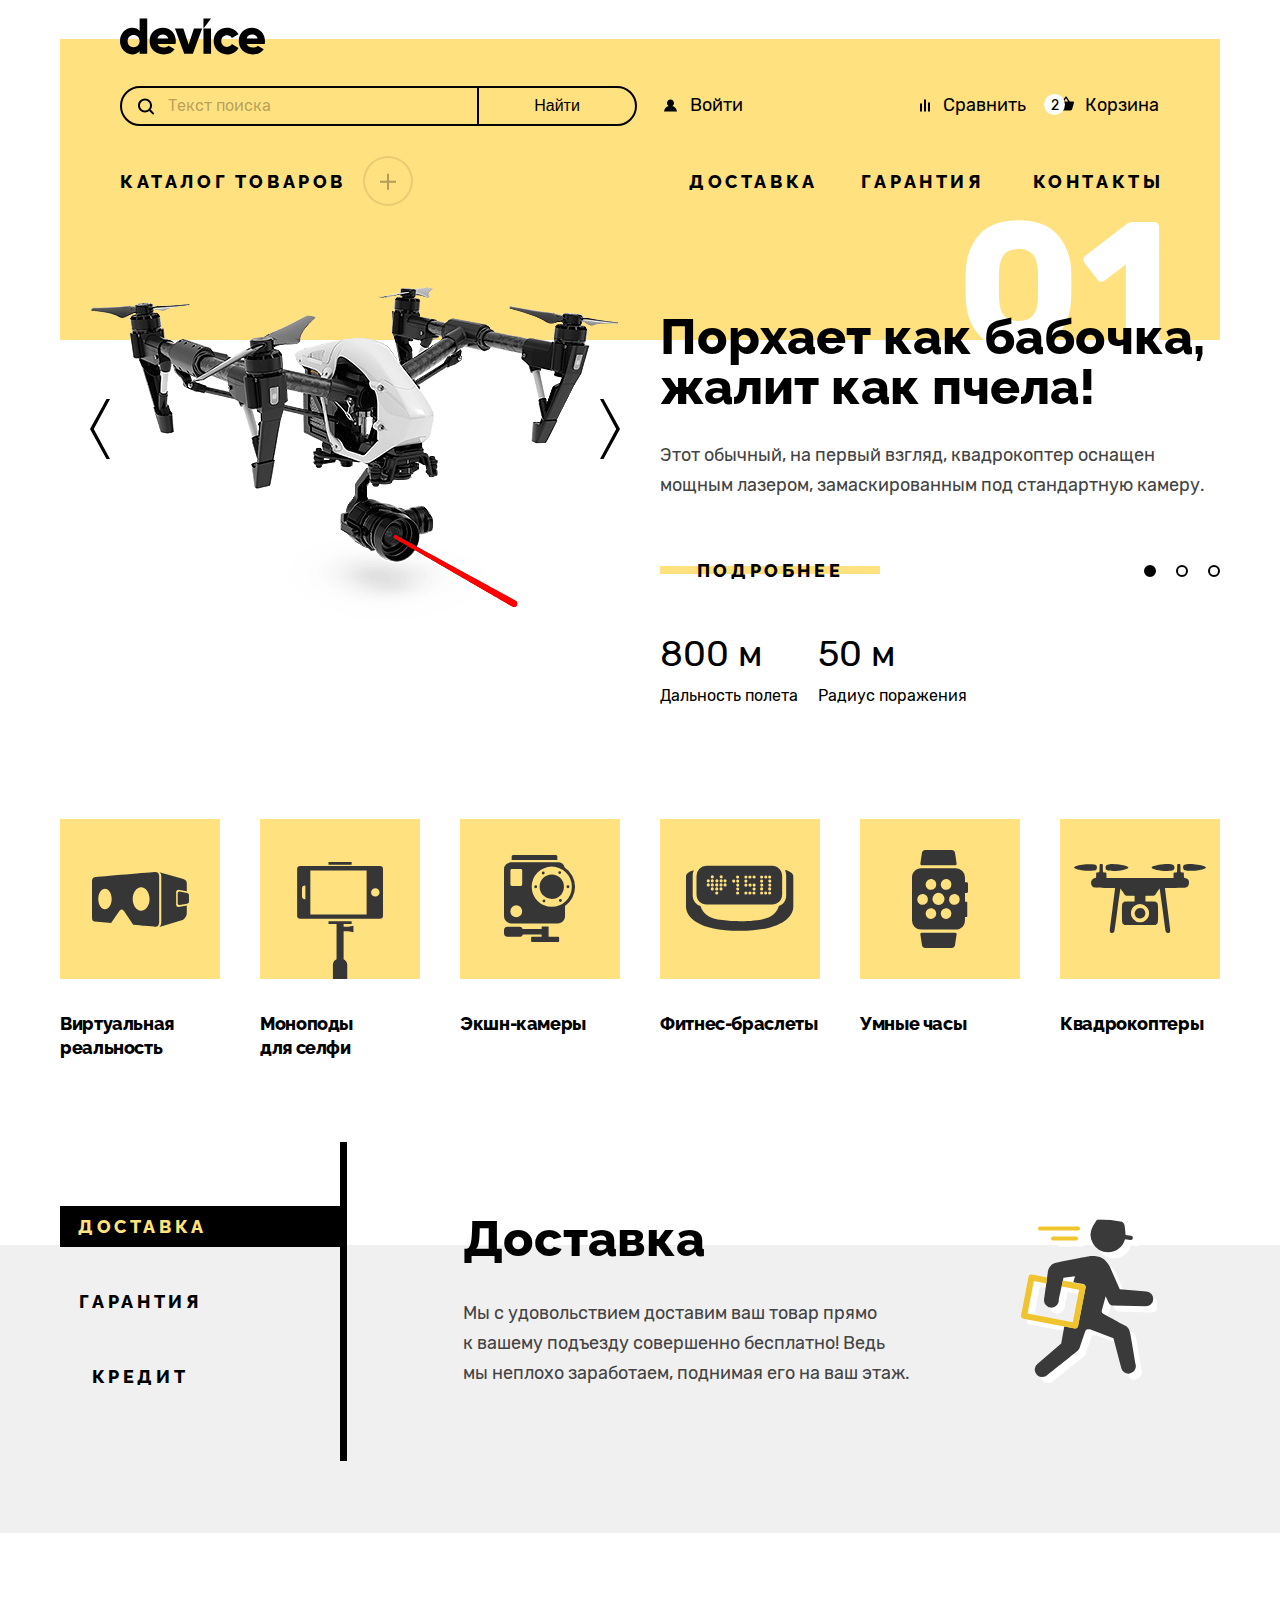
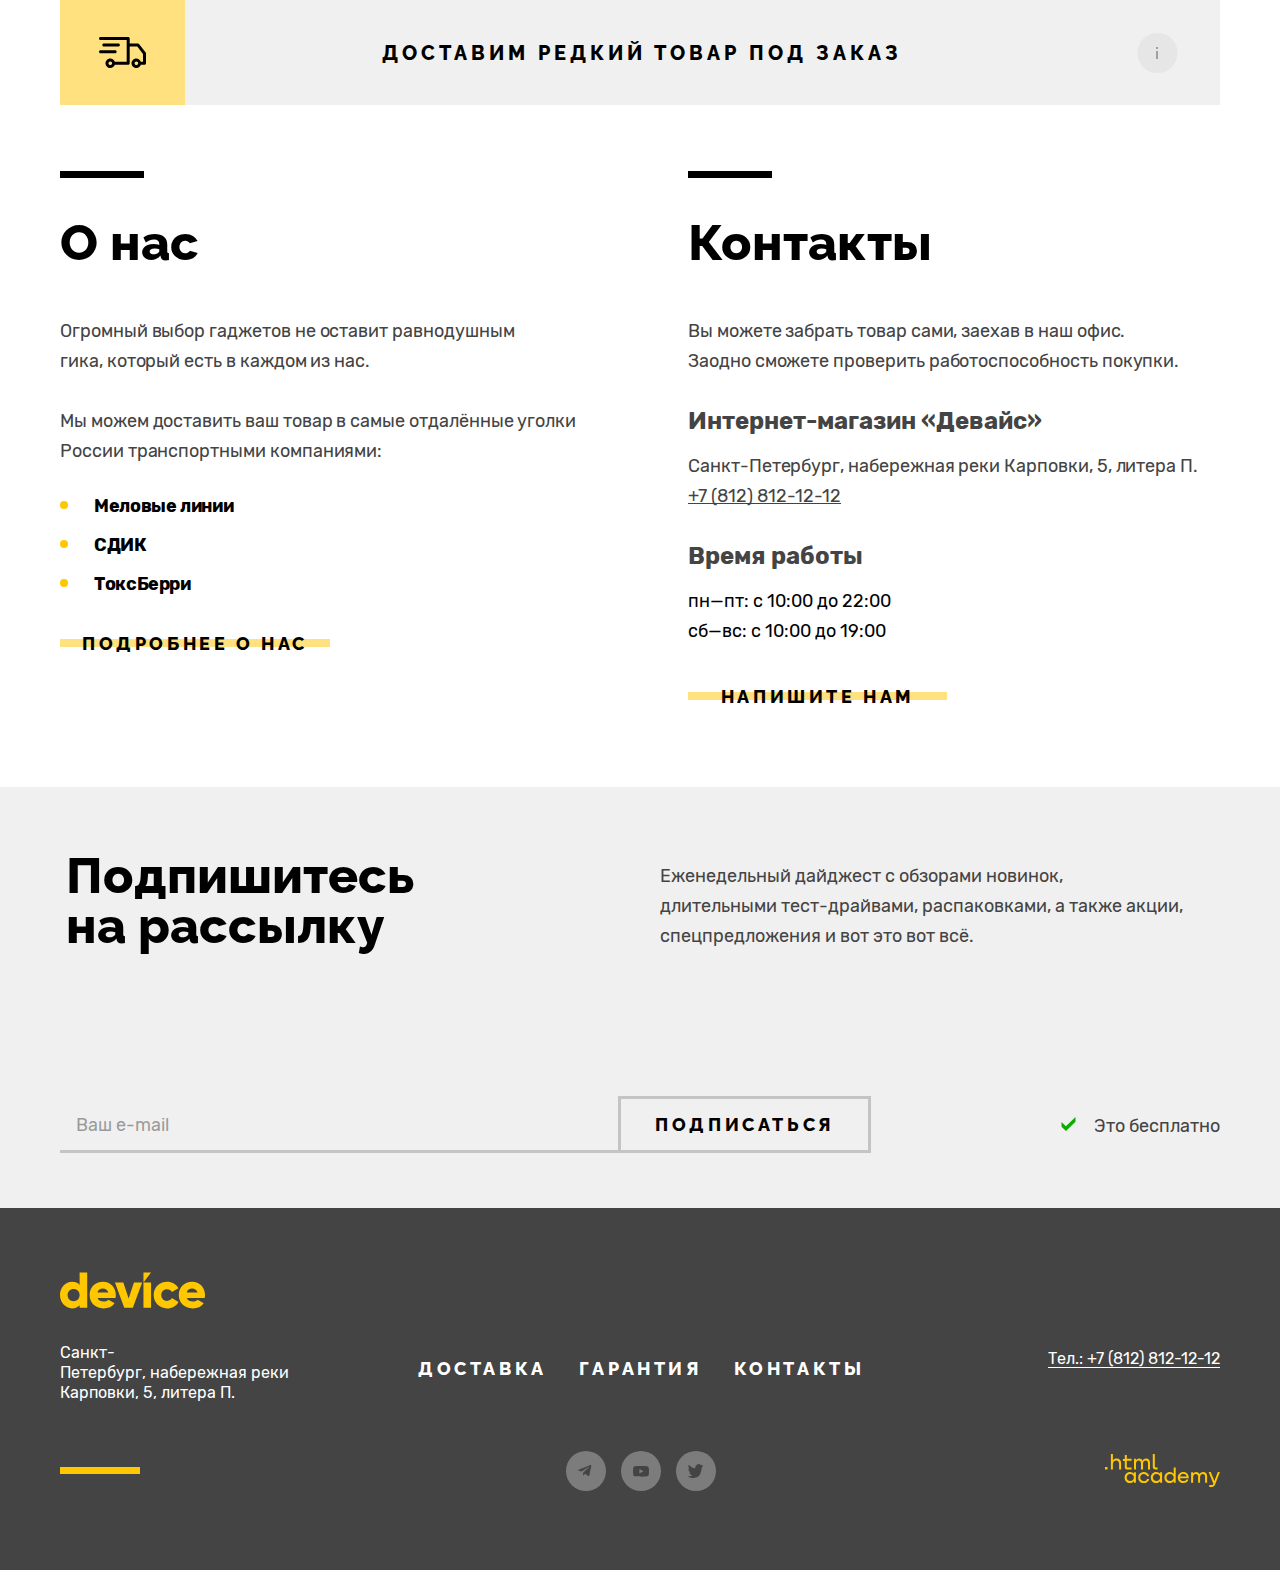
<file: index.html>
<!DOCTYPE html>
<html lang="ru">

  <head>
    <meta charset="utf-8">
    <title>HTML Academy: Девайс</title>
    <link rel="stylesheet" href="styles/styles.css">
    <link rel="icon" href="favicon.ico"> <!-- 32×32 -->
  </head>

  <body>
    <header class="main-header">
      <div class="wrapper wrapper-header">
        <a class="logo-link focus" href="#">
          <img class="logo logo-header" src="images/logo-device.svg" width="145" height="37"
            alt="Логотип интернет-магазина Девайс.">
        </a>
        <div class="navigation-user-line">
          <form class="search-form" action="https://echo.htmlacademy.ru/" method="post">
            <div class="input-container focus-within-no-offset">
              <label class="visually-hidden" for="search-form">Введите наименование товара в поле для поиска</label>
              <input class="field field-search-form" type="text" name="search-form" placeholder="Текст поиска"
                id="search-form" required>
            </div>
            <div class="button-container focus-within-no-offset">
              <button class="button search-button" type="submit" value="Найти">Найти</button>
            </div>
          </form>
          <nav class="navigation-user">
            <ul class="navigation-user-list">
              <li class="navigation-user-item navigation-user-item-get-in">
                <a class="navigation-user-link navigation-user-link-get-in button-header focus" href="#">
                  Войти
                </a>
                <a class="navigation-user-link navigation-user-link-get-in hidden" href="#">
                  Коля Петухов
                  <span class="navigation-user-button-get-out focus">Выйти</span>
                </a>
              </li>
              <li class="navigation-user-item navigation-user-item-compare">
                <a class="navigation-user-link navigation-user-link-compare button-header focus" href="#">
                  Сравнить
                </a>
              </li>
              <li class="navigation-user-item navigation-user-item-basket">
                <button class="navigation-user-link navigation-user-button-basket button-header focus">
                  <span class="navigation-number-of-products">
                    2
                  </span>
                  Корзина
                </button>
                <div class="popover-basket hidden">
                  <span class="visually-hidden">Посмотреть, что в корзине.</span>
                  <ul class="basket-list">
                    <li class="basket-item">
                      <a class="basket-link button-header focus-within" href="#">
                        <img class="basket-image basket-item-image-selfie-stick"
                          src="./images/product-small-selfie-stick.jpg" width="39" height="43"
                          alt="Любительская селфи-палка.">
                        <p class="basket-item-description">Любительская селфи-палка</p>
                      </a>
                      <button class="delete-button button-header focus-within">
                        <span class="visually-hidden">Удалить товар из корзины</span>
                      </button>
                    </li>
                    <li class="basket-item">
                      <a class="basket-link button-header focus-within" href="#">
                        <img class="basket-image basket-item-image-selfie-stick-prof"
                          src="./images/product-small-selfie-stick-prof.jpg" width="39" height="43" alt="Профессиональная
                          селфи-палка.">
                        <p class="basket-item-description">Профессиональная
                          селфи-палка</p>
                      </a>
                      <button class="delete-button button-header focus-within">
                        <span class="visually-hidden">Удалить товар из корзины</span>
                      </button>
                    </li>
                  </ul>
                  <p class="basket-total">
                    <span class="basket-total-text">Товаров: 2</span>
                    <span class="basket-total-text">Сумма: 2000 ₽</span>
                  </p>
                  <div class="button-frame">
                    <button class="popover-basket-button focus">Открыть корзину</button>
                  </div>
                </div>
              </li>
            </ul>
          </nav>
        </div>
        <nav class="navigation-menu">
          <ul class="navigation-menu-list">
            <li class="navigation-menu-item">
              <button
                class="navigation-menu-button-catalog navigation-menu-button-catalog-within-closed button-header focus">Каталог
                товаров</button>
              <button
                class="navigation-menu-button-catalog navigation-menu-button-catalog-within-opened button-header focus hidden">Каталог
                товаров</button>
              <div class="navigation-menu-within hidden">
                <div class="navigation-menu-catalog-links-within">
                  <ul class="within-group navigation-menu-catalog-within-group-1">
                    <li class="within-item within-item-group-1">
                      <a class="within-item-link button-header focus-within" href="#">Виртуальная реальность</a>
                    </li>
                    <li class="within-item within-item-group-1">
                      <a class="within-item-link button-header focus-within" href="#">Моноподы для cелфи</a>
                    </li>
                    <li class="within-item within-item-group-1">
                      <a class="within-item-link button-header focus-within" href="#">Экшн-камеры</a>
                    </li>
                  </ul>
                  <ul class="within-group navigation-menu-catalog-within-group-2">
                    <li class="within-item within-item-group-2">
                      <a class="within-item-link button-header focus-within" href="#">Фитнес-браслеты</a>
                    </li>
                    <li class="within-item within-item-group-2">
                      <a class="within-item-link button-header focus-within" href="#">Умные часы</a>
                    </li>
                  </ul>
                  <ul class="within-group navigation-menu-catalog-within-group-3">
                    <li class="within-item within-item-group-3">
                      <a class="within-item-link button-header focus-within" href="#">Квадрокоптеры</a>
                    </li>
                  </ul>
                </div>
              </div>
            </li>
            <li class="navigation-menu-item navigation-menu-item-delivery">
              <a class="navigation-menu-link button-header focus" href="#">Доставка</a>
            </li>
            <li class="navigation-menu-item navigation-menu-item-warranty">
              <a class="navigation-menu-link button-header focus" href="#">Гарантия</a>
            </li>
            <li class="navigation-menu-item">
              <a class="navigation-menu-link button-header focus" href="#">Контакты</a>
            </li>
          </ul>
        </nav>
      </div>
    </header>
    <main class="main-container main-index">
      <section class="gallery-catalog-category-items">
        <div class="wrapper wrapper-slider">
          <h1 class="visually-hidden">Фотогалерея и категории товаров</h1>
          <ul class="slider-list">
            <li class="gallery-item gallery-item-drone">
              <img class="slider-image" src="./images/drone-slider.png" alt="Квадрокоптер.">
              <div class="slider-description">
                <h2 class="slider-title">Порхает как бабочка, жалит как пчела!</h2>
                <p class="slider-text">Этот обычный, на первый взгляд, квадрокоптер оснащен мощным лазером,
                  замаскированным под стандартную камеру.</p>
                <div class="slider-item-buttons">
                  <a class="button-link slider-link-item-button focus" href="#">Подробнее</a>
                  <ul class="slider-pagination">
                    <li class="slider-pagination-item">
                      <button class="slider-pagination-button slider-pagination-button-current focus" type="button">
                        <span class="visually-hidden">1 вид товаров</span>
                      </button>
                    </li>
                    <li class="slider-pagination-item">
                      <button class="slider-pagination-button focus" type="button">
                        <span class="visually-hidden">2 вид товаров</span>
                      </button>
                    </li>
                    <li class="slider-pagination-item">
                      <button class="slider-pagination-button focus" type="button">
                        <span class="visually-hidden">3 вид товаров</span>
                      </button>
                    </li>
                  </ul>
                </div>
                <ul class="slider-item-fittures">
                  <li class="slider-item-fitture">
                    <b class="slider-item-fitture-number">800 м</b>
                    <p class="slider-item-fitture-text">Дальность полета</p>
                  </li>
                  <li class="slider-item-fitture">
                    <b class="slider-item-fitture-number">50 м</b>
                    <p class="slider-item-fitture-text">Радиус поражения</p>
                  </li>
                </ul>
              </div>
            </li>
            <li class="gallery-item gallery-item-fitness-tracker hidden">
              <img class="slider-image" src="./images/fitness-tracker-image.png" alt="фитнес-браслеты.">
              <div class="slider-description">
                <h2 class="slider-title">Худеем правильно!</h2>
                <p class="slider-text">Мотивирующие фитнес-браслеты помогут найти в себе силы не пропускать занятия и
                  соблюдать диету.</p>
                <div class="slider-item-buttons">
                  <a class="button-link slider-link-item-button" href="#">Подробнее</a>
                  <ul class="slider-pagination">
                    <li class="slider-pagination-item">
                      <button class="slider-pagination-button focus" type="button">
                        <span class="visually-hidden">1 вид товаров</span>
                      </button>
                    </li>
                    <li class="slider-pagination-item">
                      <button class="slider-pagination-button slider-pagination-button-current focus" type="button">
                        <span class="visually-hidden">2 вид товаров</span>
                      </button>
                    </li>
                    <li class="slider-pagination-item">
                      <button class="slider-pagination-button focus" type="button">
                        <span class="visually-hidden">3 вид товаров</span>
                      </button>
                    </li>
                  </ul>
                </div>
                <ul class="slider-item-fittures">
                  <li class="slider-item-fitture">
                    <b class="slider-item-fitture-number">48 часов</b>
                    <p class="slider-item-fitture-text">Без подзарядки</p>
                  </li>
                </ul>
              </div>
            </li>
            <li class="gallery-item gallery-item-selfie-stick hidden">
              <img class="slider-image" src="./images/selfie-stick.png" alt="палка для селфи.">
              <div class="slider-description">
                <h2 class="slider-title">Делай селфи, как Бен Стиллер!</h2>
                <p class="slider-text">Самая длинная палка для селфи доступна в нашем магазине. Восемь (Восемь, Карл!)
                  метров длиной и весом всего 5 кг.</p>
                <div class="slider-item-buttons">
                  <a class="button-link slider-link-item-button" href="#">Подробнее</a>
                  <ul class="slider-pagination">
                    <li class="slider-pagination-item">
                      <button class="slider-pagination-button focus" type="button">
                        <span class="visually-hidden">1 вид товаров</span>
                      </button>
                    </li>
                    <li class="slider-pagination-item">
                      <button class="slider-pagination-button focus" type="button">
                        <span class="visually-hidden">2 вид товаров</span>
                      </button>
                    </li>
                    <li class="slider-pagination-item">
                      <button class="slider-pagination-button slider-pagination-button-current focus" type="button">
                        <span class="visually-hidden">3 вид товаров</span>
                      </button>
                    </li>
                  </ul>
                </div>
                <ul class="slider-item-fittures">
                  <li class="slider-item-fitture">
                    <b class="slider-item-fitture-number">8,5 м</b>
                    <p class="slider-item-fitture-text">Длина палки</p>
                  </li>
                  <li class="slider-item-fitture">
                    <b class="slider-item-fitture-number">5 кг</b>
                    <p class="slider-item-fitture-text">Вес палки</p>
                  </li>
                  <li class="slider-item-fitture">
                    <b class="slider-item-fitture-number">Карбон</b>
                    <p class="slider-item-fitture-text">Материал</p>
                  </li>
                </ul>
              </div>
            </li>
          </ul>
          <div class="slider-buttons">
            <button class="slider-button slider-prev focus" type="button">
              <span class="visually-hidden">Предыдущий слайд</span>
            </button>
            <button class="slider-button slider-next focus" type="button">
              <span class="visually-hidden">Следующий слайд</span>
            </button>
          </div>
          <div class="catalog-category-items">
            <ol class="catalog-category-items-list">
              <li class="catalog-category-item">
                <a class="catalog-category-link focus" href="#">
                  <img class="catalog-category-icon" src="./images/category-items-icons/vr-headset-icon.svg"
                    alt="Виртуальная реальность.">
                  <p class="catalog-category-description">Виртуальная реальность</p>
                </a>
              </li>
              <li class="catalog-category-item">
                <a class="catalog-category-link focus" href="#">
                  <img class="catalog-category-icon" src="./images/category-items-icons/selfie-stick-icon.svg"
                    alt="Моноподы для селфи.">
                  <p class="catalog-category-description">Моноподы для&nbsp;селфи</p>
                </a>
              </li>
              <li class="catalog-category-item">
                <a class="catalog-category-link focus" href="#">
                  <img class="catalog-category-icon" src="./images/category-items-icons/camera-holder-icon.svg"
                    alt="Экшн-камеры.">
                  <p class="catalog-category-description">Экшн-камеры</p>
                </a>
              </li>
              <li class="catalog-category-item">
                <a class="catalog-category-link focus" href="#">
                  <img class="catalog-category-icon" src="./images/category-items-icons/fitness-tracker-icon.svg"
                    alt="Фитнес-браслеты.">
                  <p class="catalog-category-description">Фитнес-браслеты</p>
                </a>
              </li>
              <li class="catalog-category-item">
                <a class="catalog-category-link focus" href="#">
                  <img class="catalog-category-icon" src="./images/category-items-icons/smart-watch-icon.svg"
                    alt="Умные часы.">
                  <p class="catalog-category-description">Умные часы</p>
                </a>
              </li>
              <li class="catalog-category-item">
                <a class="catalog-category-link focus" href="#">
                  <img class="catalog-category-icon" src="./images/category-items-icons/drone-icon.svg"
                    alt="Квадрокоптеры.">
                  <p class="catalog-category-description">Квадрокоптеры</p>
                </a>
              </li>
            </ol>
          </div>
        </div>
      </section>
      <section class="delivery-warranty-credit-information">
        <div class="wrapper">
          <h2 class="visually-hidden">Информация о доставке, гарантии и кредите</h2>
          <div class="delivery-warranty-credit">
            <ul class="delivery-information-buttons information-current">
              <li class="information-buttons">
                <button class="nformation-button information-button-active focus" type="button">Доставка</button>
                <button class="button-link information-button focus" type="button">Гарантия</button>
                <button class="button-link information-button focus" type="button">Кредит</button>
              </li>
            </ul>
            <ul class="delivery-information-list">
              <li class="information-item delivery-information information">
                <h3 class="information-title">Доставка</h3>
                <p class="information-description">Мы с удовольствием доставим ваш товар прямо к&nbsp;вашему подъезду
                  совершенно бесплатно!&nbsp;Ведь мы&nbsp;неплохо заработаем, поднимая его на ваш этаж.</p>
              </li>
              <li class="information-item warranty-information information hidden">
                <h3 class="information-title">Гарантия</h3>
                <p class="information-description">Если из-за возгорания купленного у нас товара у вас сгорит дом — не
                  переживайте, мы выдадим вам новый. Товар, не дом, конечно же.</p>
              </li>
              <li class="information-item credit-information information hidden">
                <h3 class="information-title">Кредит</h3>
                <p class="information-description">Залезть в долговую яму стало проще! Кредитные консультанты подберут
                  для вас наиболее выгодные условия кредита. Выгодные для банка, разумеется.</p>
              </li>
            </ul>
          </div>
        </div>
      </section>
      <section class="rear-items-delivery-section">
        <div class="wrapper">
          <h2 class="visually-hidden">Ссылка на доставку редких товаров под заказ</h2>
          <div class="rear-items-delivery">
            <a class="rear-items-delivery-link-button focus" href="#">
              <span class="rear-items-delivery-icon-car"></span>
              <span class="rear-items-delivery-text">
                Доставим редкий товар под заказ
              </span>
              <span class="rear-items-delivery-icon"></span>
            </a>
          </div>
        </div>
      </section>
      <section class="about-us">
        <div class="wrapper wrapper-about-us">
          <h2 class="visually-hidden">Немного о нас и наши контакты</h2>
          <ul class="about-us-list">
            <li class="about-us-item">
              <h3 class="about-us-item-title">О нас</h3>
              <p class="about-us-description">Огромный выбор гаджетов не оставит равнодушным гика,&nbsp;который есть в
                каждом из нас.</p>
              <p class="about-us-description">Мы можем доставить ваш товар в самые отдалённые уголки России
                транспортными компаниями:</p>
              <ol class="about-us-description-list">
                <li class="about-us-description-item"><b>Меловые линии</b></li>
                <li class="about-us-description-item"><b>СДИК</b></li>
                <li class="about-us-description-item"><b>ТоксБерри</b></li>
              </ol>
              <a class="button-link about-us-description-link-button focus" href="#">Подробнее о нас</a>
            </li>
          </ul>
          <ul class="about-us-list">
            <li class="about-us-item">
              <h3 class="about-us-item-title">Контакты</h3>
              <p class="about-us-description">Вы можете забрать товар сами, заехав в наш офис. Заодно&nbsp;сможете
                проверить работоспособность покупки.</p>
              <h4 class="about-us-inner-title">Интернет-магазин «Девайс»</h4>
              <p class="about-us-description about-us-description-adress">Санкт-Петербург, набережная реки Карповки, 5,
                литера П.</p>
              <a class="contacts-phone" href="tel:+78128121212">+7 (812) 812-12-12</a>
              <h4 class="about-us-inner-title">Время работы</h4>
              <ol class="about-us-description-list about-us-description-list-work-time">
                <li>пн—пт: с 10:00 до 22:00</li>
                <li>сб—вс: с 10:00 до 19:00</li>
              </ol>
              <a class="button-link about-us-description-link-button-contact focus" href="#">Напишите нам</a>
            </li>
          </ul>
        </div>
      </section>
      <section class="subscription">
        <div class="wrapper wrapper-subscription">
          <div class="subscription-description">
            <h2 class="subscription-title">Подпишитесь на рассылку</h2>
            <p class="subscription-instruction">Еженедельный дайджест с обзорами новинок,
              длительными&nbsp;тест-драйвами, распаковками, а также акции, спецпредложения и вот это вот всё.</p>
          </div>
          <div class="subscription-description-form">
            <form class="subscription-form" action="https://echo.htmlacademy.ru/" method="post">
              <label class="visually-hidden" for="subscription-email">Введите свой email чтобы подписаться на
                рассылку</label>
              <input class="field-subscription" type="email" name="subscription-email" placeholder="Ваш e-mail"
                id="subscription-email" required>
              <button class="button subscription-button focus" type="submit" value="Подписаться">ПОДПИСАТЬСЯ</button>
            </form>
            <p class="subscription-description-form-info">Это бесплатно</p>
          </div>
        </div>
      </section>
    </main>
    <footer class="footer">
      <div class="wrapper wrapper-footer">
        <a class="logo-link-footer focus" href="#">
          <svg class="logo logo-footer" width="145" height="37" viewBox="0 0 145 37" fill="currentColor"
            xmlns="http://www.w3.org/2000/svg">
            <path
              d="M27.22.39v35.3h-7.6v-2.4c-1.7 1.9-4.1 3.1-7.51 3.1C5.5 36.39 0 30.59 0 23.09c0-7.5 5.5-13.3 12.1-13.3 3.41 0 5.91 1.2 7.51 3.1V.39h7.6Zm-7.6 22.7c0-3.8-2.5-6.2-6.01-6.2-3.5 0-6 2.4-6 6.2 0 3.8 2.5 6.2 6 6.2 3.5-.1 6-2.4 6-6.2ZM43.73 29.59c2.1 0 3.8-.8 4.8-1.9l6.1 3.5c-2.5 3.4-6.2 5.2-11 5.2-8.6 0-14.01-5.8-14.01-13.3 0-7.5 5.4-13.3 13.4-13.3 7.41 0 12.82 5.7 12.82 13.3 0 1.1-.1 2.1-.3 3H37.63c1 2.6 3.3 3.5 6.1 3.5Zm4.6-9.1c-.8-2.9-3.1-4-5.4-4-2.9 0-4.8 1.4-5.5 4h10.9ZM82.16 10.49l-9.31 25.2h-8.6l-9.31-25.2h8.4l5.3 16 5.31-16h8.2ZM83.46 10.49h7.6v25.2h-7.6v-25.2ZM93.67 23.09c0-7.5 5.7-13.3 13.4-13.3 4.9 0 9.21 2.6 11.41 6.5l-6.6 3.8c-.9-1.8-2.7-2.8-4.9-2.8-3.3 0-5.71 2.4-5.71 5.8 0 3.5 2.4 5.8 5.7 5.8 2.2 0 4.1-1.1 4.9-2.8l6.61 3.8c-2.1 3.9-6.4 6.5-11.4 6.5-7.71 0-13.41-5.8-13.41-13.3ZM132.9 29.59c2.1 0 3.8-.8 4.8-1.9l6.1 3.5c-2.5 3.4-6.2 5.2-11 5.2-8.61 0-14.02-5.8-14.02-13.3 0-7.5 5.5-13.3 13.41-13.3 7.4 0 12.81 5.7 12.81 13.3 0 1.1-.1 2.1-.3 3h-17.91c1 2.6 3.3 3.5 6.1 3.5Zm4.7-9.1c-.8-2.9-3.1-4-5.4-4-2.91 0-4.81 1.4-5.51 4h10.9Z" />
            <path d="M83.46.39v10.1l7.6-10.1h-7.6Z" /></svg>
          <span class="visually-hidden">Логотип интернет-магазина Девайс.</span>
        </a>
        <div class="footer-user-info">
          <p class="footer-information-item">
            Санкт-Петербург,&nbsp;набережная реки Карповки, 5, литера П.
          </p>
          <ul class="navigation-menu-list footer-navigation-menu-list">
            <li class="navigation-menu-item footer-navigation-menu-item">
              <a class="navigation-menu-link footer-button focus" href="#">Доставка</a>
            </li>
            <li class="navigation-menu-item footer-navigation-menu-item">
              <a class="navigation-menu-link footer-button focus" href="#">Гарантия</a>
            </li>
            <li class="navigation-menu-item footer-navigation-menu-item">
              <a class="navigation-menu-link footer-button focus" href="#">Контакты</a>
            </li>
          </ul>
          <div class="footer-contact">
            <h2 class="visually-hidden">Звоните на</h2>
            <a class="footer-contact-phone focus" href="tel:+78128121212">Тел.: +7 (812) 812-12-12</a>
          </div>
        </div>
        <div class="footer-social-links">
          <div class="footer-social">
            <h2 class="visually-hidden">Социальные сети</h2>
            <ul class="footer-social-list">
              <li class="footer-social-item focus-within">
                <a class="footer-social-button button-telegram" href="https://t.me/htmlacademy">
                  <span class="visually-hidden">Наш Телеграм</span>
                  <svg width="14" height="12" viewBox="0 0 14 12" fill="currentColor"
                    xmlns="http://www.w3.org/2000/svg">
                    <path
                      d="M12.44.07.62 4.63c-.8.33-.8.78-.14.98l3.03.94 7.02-4.43c.33-.2.64-.09.39.13l-5.7 5.13-.2 3.13c.3 0 .44-.14.61-.3l1.48-1.44 3.06 2.27c.57.31.97.15 1.12-.53l2-9.48c.21-.83-.3-1.2-.85-.96Z" />
                  </svg>
                </a>
              </li>
              <li class="footer-social-item focus-within">
                <a class="footer-social-button button-youtube" href="https://www.youtube.com/user/htmlacademyru">
                  <span class="visually-hidden">Наш Ютуб</span>
                  <svg width="16" height="11" viewBox="0 0 16 11" fill="currentColor"
                    xmlns="http://www.w3.org/2000/svg">
                    <g clip-path="url(#a)">
                      <path
                        d="M15.67 1.67c-.1-.32-.27-.61-.51-.84-.25-.24-.56-.41-.9-.5C13.01 0 8 0 8 0 5.9-.02 3.8.08 1.74.32 1.4.4 1.1.58.84.82c-.24.24-.42.53-.51.85A19.4 19.4 0 0 0 0 5.34C0 6.56.1 7.79.33 9c.09.32.27.61.51.85.25.23.56.4.9.5 1.27.32 6.26.32 6.26.32 2.09.02 4.18-.08 6.26-.31.34-.09.65-.26.9-.5.24-.23.42-.52.5-.84.24-1.21.35-2.44.34-3.67.02-1.23-.1-2.46-.33-3.68ZM6.4 7.62V3.05l4.18 2.29L6.4 7.62Z" />
                    </g>
                    <defs>
                      <clipPath id="a">
                        <path d="M0 0h16v11H0z" />
                      </clipPath>
                    </defs>
                  </svg>
                </a>
              </li>
              <li class="footer-social-item focus-within">
                <a class="footer-social-button button-twitter" href="https://twitter.com/htmlacademy_ru">
                  <span class="visually-hidden">Наш Твиттер</span>
                  <svg width="15" height="15" viewBox="0 0 15 15" fill="currentColor"
                    xmlns="http://www.w3.org/2000/svg">
                    <path
                      d="M9.7.16c1.5-.5 2.6.3 3.2 1.1.5-.2 1.1-.4 1.7-.6 0 .8-.5 1.4-.8 1.6.7.2 1.2-.4 1.2-.4-.1.9-.9 1.7-1.4 1.9-.2 6.3-2.8 10.4-8.9 10.3h-.4c-.3 0-3.7-.4-4.3-1.8 2 .2 3.4-.4 4.1-1.1-.8-.3-2.4-.4-2.6-2.8.3.2.5.3 1.1.2-1.1-.8-2.3-1.5-2.2-3.5.3.3.9.5 1.2.4C1 5.26-.2 2.36.8.86c1.6 1.7 3.3 3.4 6.3 3.5.2-2.1 1-3.5 2.6-4.2Z" />
                  </svg>
                </a>
              </li>
            </ul>
          </div>
          <div class="footer-link-creator">
            <h2 class="visually-hidden">Сайт разработчика</h2>
            <a class="footer-link focus" href="https://htmlacademy.ru/">
              <span class="visually-hidden">Логотип разаботчика-htmlacademy</span>
              <svg width="115" height="33" viewBox="0 0 115 33" fill="currentColor" xmlns="http://www.w3.org/2000/svg">
                <path
                  d="M0 12.9v2.6h2.5v-2.6H0ZM11.6 4.5c-1.6 0-2.8.7-3.6 1.7h-.1V0h-2v15.5h2v-5.3c0-2.1 1.3-3.6 3.3-3.6 1.8 0 2.9 1.4 2.9 3.2v5.7h2V9.4c.1-3-1.8-4.9-4.5-4.9ZM26.6 4.8h-4.8V1.1h-2v3.8h-1.9v2h1.9v6c0 1.7 1 2.7 2.7 2.7h4.1v-2h-3.7c-.7 0-1.1-.4-1.1-1.1V6.8h4.8v-2ZM41.1 4.6c-1.6 0-2.9.8-3.5 2.1h-.1c-.6-1.2-1.8-2.1-3.4-2.1-1.4 0-2.5.8-3.1 1.8h-.1V4.8H29v10.6h2V10c0-2 1-3.5 2.6-3.5 1.5 0 2.4 1 2.4 2.6v6.3h2V9.8c0-2.4 1.4-3.3 2.6-3.3 1.5 0 2.4 1 2.4 2.6v6.3h2V8.9c.1-2.5-1.4-4.3-3.9-4.3ZM47.8 12.7c0 1.7 1 2.7 2.8 2.7h2v-2h-1.7c-.7 0-1.1-.4-1.1-1.1V0h-2v12.7ZM28.9 19.7c-.9-1.1-2.2-1.8-3.9-1.8-3.1 0-5.4 2.3-5.4 5.6s2.3 5.6 5.4 5.6c1.8 0 3-.8 3.8-1.9h.1v1.6h2V18.2h-2v1.5Zm-3.6 7.4c-2.2 0-3.6-1.6-3.6-3.6s1.4-3.6 3.6-3.6 3.6 1.6 3.6 3.6c0 1.9-1.4 3.6-3.6 3.6ZM44.2 22c-.5-2.4-2.6-4.1-5.4-4.1a5.4 5.4 0 0 0-5.6 5.6c0 3.1 2.2 5.6 5.6 5.6 2.8 0 4.9-1.8 5.4-4.2h-2.1a3.4 3.4 0 0 1-3.3 2.3c-2.2 0-3.6-1.6-3.6-3.6s1.4-3.6 3.6-3.6c1.6 0 2.8 1 3.3 2.2h2.1V22ZM55.1 19.7c-.9-1.1-2.2-1.8-3.9-1.8-3.1 0-5.4 2.3-5.4 5.6s2.3 5.6 5.4 5.6c1.8 0 3-.8 3.8-1.9h.1v1.6h2V18.2h-2v1.5Zm-3.6 7.4c-2.2 0-3.6-1.6-3.6-3.6s1.4-3.6 3.6-3.6 3.6 1.6 3.6 3.6c0 1.9-1.5 3.6-3.6 3.6ZM68.7 19.8c-.9-1.1-2.2-1.9-3.9-1.9-3.1 0-5.4 2.3-5.4 5.6s2.2 5.6 5.4 5.6c1.7 0 3-.8 3.8-1.8h.1v1.5h2V13.4h-2v6.4Zm-3.6 7.3c-2.2 0-3.6-1.6-3.6-3.6s1.4-3.6 3.6-3.6 3.6 1.6 3.6 3.6c-.1 2-1.5 3.6-3.6 3.6ZM78.3 17.9c-3.3 0-5.5 2.5-5.5 5.6 0 3 2.1 5.6 5.5 5.6 2.5 0 4.5-1.3 5.2-3.6h-2.1c-.5 1-1.6 1.6-3 1.6-1.9 0-3.3-1.3-3.4-2.9h8.8c.2-3.6-2-6.3-5.5-6.3Zm0 1.9c1.7 0 3 1 3.3 2.6h-6.5c.3-1.5 1.5-2.6 3.2-2.6ZM98.2 17.9c-1.6 0-2.9.8-3.6 2h-.1c-.6-1.2-1.8-2-3.4-2-1.4 0-2.5.7-3.1 1.8v-1.5h-1.9v10.6h2v-5.4c0-2 1-3.4 2.6-3.5 1.5 0 2.4 1 2.4 2.6v6.3h2v-5.6c0-2.4 1.4-3.3 2.6-3.3 1.5 0 2.4 1 2.4 2.6v6.3h2v-6.5c.1-2.6-1.4-4.4-3.9-4.4ZM109.4 27l-3.6-8.9h-2.2l4.8 11.6c-.3.9-.7 1.2-1.7 1.2h-2.5v2h2.5c1.8 0 2.8-.8 3.5-2.6l4.7-12.2h-2.1l-3.4 8.9Z" />
              </svg>
            </a>
          </div>
        </div>
      </div>
    </footer>
    <!-- modal-window -->
    <div class="modal-container">
      <div class="modal modal-delivery">
        <section class="modal-content">
          <div class="modal-header">
            <h2 class="modal-title">Доставка под заказ</h2>
            <button class="modal-close-button">
              <span class="visually-hidden">Закрыть</span>
            </button>
          </div>
          <form class="delivery-modal-form" action="https://echo.htmlacademy.ru/" method="post">
            <div class="modal-group personal-details-group">
              <p class="field-group field-group-personal-details">
                <label class="delivery-label" for="full-name">Ваше имя:</label>
                <input class="field-name delivery-modal-field-personal-details field-modal focus-within" type="text"
                  id="full-name" name="full-name" placeholder="Введите имя" required>
              </p>
              <p class="field-group field-group-personal-details">
                <label class="delivery-label" for="email-address">Ваш e-mail:</label>
                <input class="field-mail delivery-modal-field-personal-details field-modal focus-within" type="email"
                  id="email-address" name="email-address" placeholder="Введите ваш e-mail" value="почта" required>
                <b class="model-message message-error">
                  Забавный у вас адрес
                </b>
              </p>
            </div>
            <div class="modal-group delivery-group">
              <p class="field-group field-group-delivery">
                <label class="delivery-label delivery-label-what-deliver" for="what-deliver">Что нужно привезти:</label>
                <input class="delivery-modal-field-what-deliver field-modal focus" type="text" id="what-deliver"
                  name="what-deliver" placeholder="В свободной форме" required>
              </p>
              <div class="field-group field-group-quantity">
                <label class="delivery-label delivery-label-quantity" for="quantity">
                  Количество:
                  <span class="tooltip">
                    <button class="tooltip-toggle" type="button" aria-labelledby="tooltip-label">
                      <span class="visually-hidden">Посмотреть дополнительную информацию</span>
                    </button>
                    <span class="tooltip-text">Постараемся найти, сколько нужно. Привезём сколько получится по
                      требованиям
                      к провозу багажа.</span>
                  </span>
                </label>
                <fieldset class="quantity-group">
                  <button class="button-minus focus-within">
                    <svg width="16" height="2" fill="none" xmlns="http://www.w3.org/2000/svg">
                      <path d="M16 0H0v2h16V0Z" fill="#000" /></svg>
                  </button>
                  <input class="delivery-modal-field-quantity field-modal focus-within" type="number" id="quantity"
                    name="quantity" placeholder="1" min="0" max="99" step="1" value="1" required>
                  <button class="button-plus focus-within">
                    <svg width="16" height="16" fill="none" xmlns="http://www.w3.org/2000/svg">
                      <path d="M16 7H9V0H7v7H0v2h7v7h2V9h7V7Z" fill="#000" /></svg>
                  </button>
                </fieldset>
              </div>
            </div>
            <button class="button-link delivery-modal-form-button focus" type="submit">Отправить</button>
          </form>
        </section>
      </div>
    </div>
  </body>

</html>
</file>
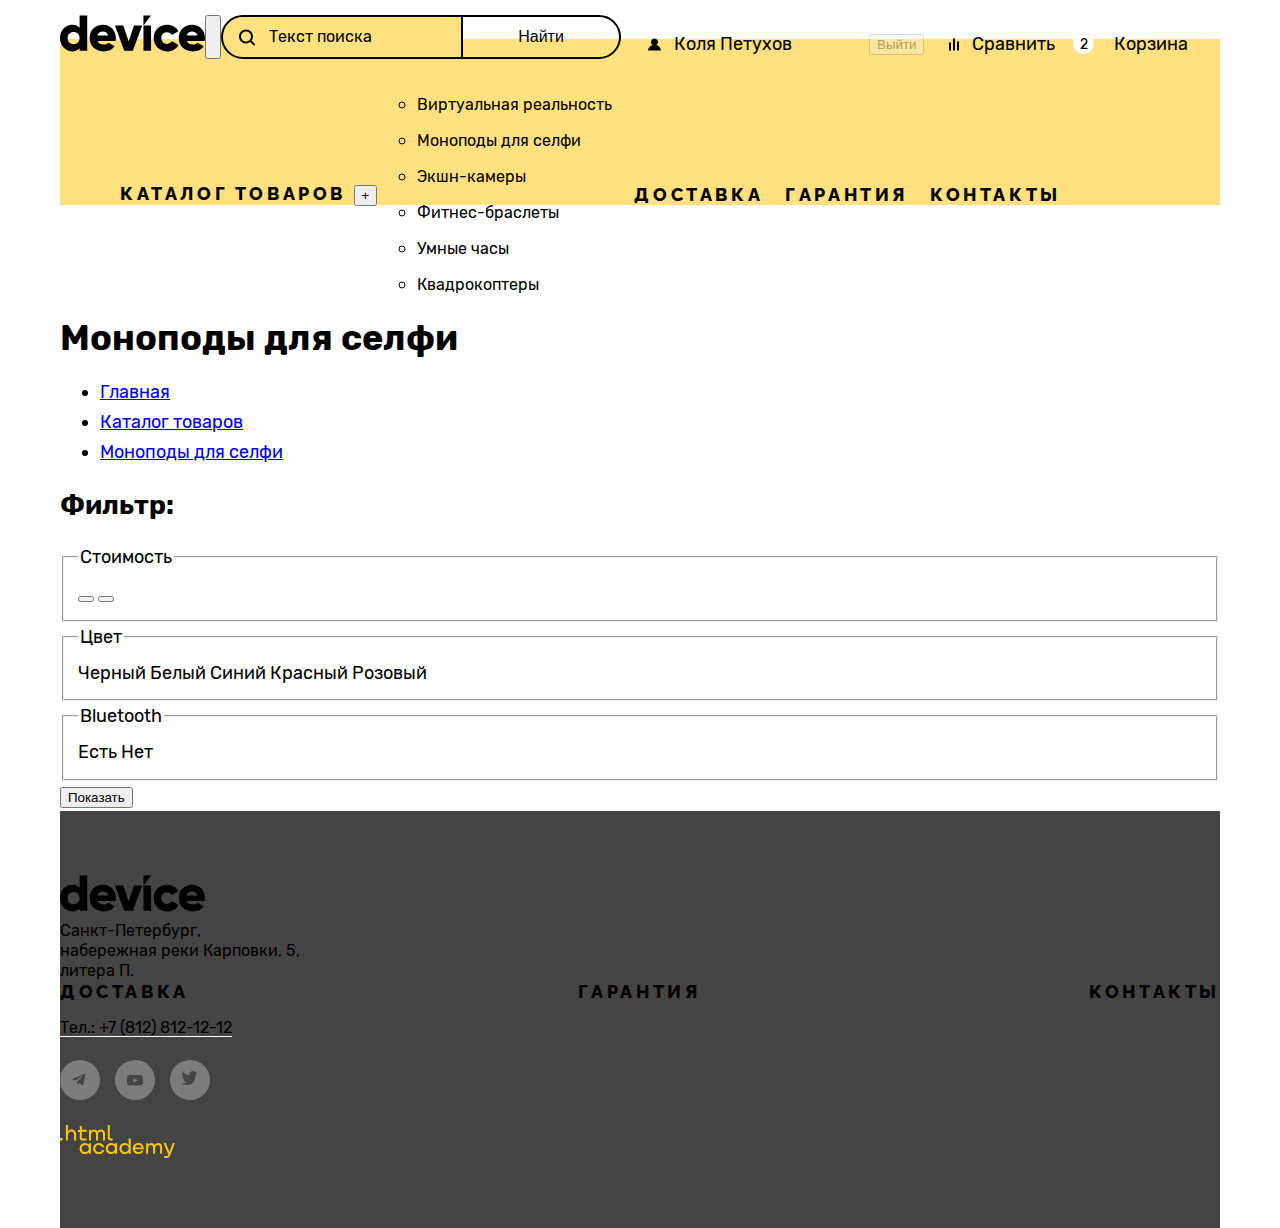
<file: catalog.html>
<!DOCTYPE html>
<html lang="ru">

  <head>
    <meta charset="utf-8">
    <title>HTML Academy: Седона</title>
    <link rel="stylesheet" href="styles/styles.css">
  </head>

  <body>
    <div class="wrapper">

      <!-- HEADER -->
      <header class="main-header">
        <div class="wrapper wrapper-header">
          <img class="logo logo-header" src="images/logo-device.svg" width="145" height="37"
            alt="Логотип интернет-магазина Девайс">
          <form class="search-form" action="https://echo.htmlacademy.ru/" method="post">
            <label class="visually-hidden" for="search-form">Введите наименование товара в поле для поиска</label>
            <button class="button search-button-icon" type="submit" value="Найти"></button>
            <input class="field" type="text" name="search-form" placeholder="Поиск по сайту" id="search-form"
              value="Текст поиска" required>
            <button class="button search-button" type="submit" value="Найти">Найти</button>
          </form>
          <nav class="navigation-user">
            <ul class="navigation-user-list">
              <li class="navigation-user-item">
                <a class="navigation-user-link navigation-user-link-get-in" href="#">
                  Коля Петухов
                </a>
                <button class="navigation-user-button navigation-user-button-get-out">
                  Выйти
                </button>
              </li>
              <li class="navigation-user-item">
                <a class="navigation-user-link navigation-user-link-compare" href="#">
                  Сравнить
                </a>
              </li>
              <li class="navigation-user-item">
                <a class="navigation-user-link navigation-user-link-basket" href="#">
                  <span class="navigation-number-of-products">
                    2
                  </span>
                  Корзина
                </a>
              </li>
            </ul>
          </nav>
          <nav class="navigation-menu">
            <ul class="navigation-menu-list">
              <li class="navigation-menu-item">
                <a class="navigation-menu-link navigation-menu-link-product-catalog" href="catalog.html">Каталог товаров
                  <button class="navigation-menu-button-catalog-within">+</button>
                  <ul class="navigation-menu-catalog-link-within">
                    <li class="within-item">
                      <a class="within-item-link href=" #">Виртуальная реальность</a>
                    </li>
                    <li class="within-item">
                      <a class="within-item-link href=" #">Моноподы для cелфи</a>
                    </li>
                    <li class="within-item">
                      <a class="within-item-link href=" #">Экшн-камеры</a>
                    </li>
                    <li class="within-item">
                      <a class="within-item-link href=" #">Фитнес-браслеты</a>
                    </li>
                    <li class="within-item">
                      <a class="within-item-link href=" #">Умные часы</a>
                    </li>
                    <li class="within-item">
                      <a class="within-item-link href=" #">Квадрокоптеры</a>
                    </li>
                  </ul>
                </a>
              </li>
              <li class="navigation-menu-item">
                <a class="navigation-menu-link" href="#">Доставка</a>
              </li>
              <li class="navigation-menu-item">
                <a class="navigation-menu-link" href="#">Гарантия</a>
              </li>
              <li class="navigation-menu-item">
                <a class="navigation-menu-link" href="#">Контакты</a>
              </li>
            </ul>
          </nav>
        </div>
      </header>

      <!-- MAIN -->
      <main class="main-inner main-container">
        <header class="inner-header">
          <h1 class="inner-header-title">Моноподы для селфи</h1>
          <ul class="breadcrumbs">
            <li class="breadcrumbs-item">
              <a class="breadcrumbs-link" href="index.html">Главная</a>
            </li>
            <li class="breadcrumbs-item">
              <a class="breadcrumbs-link-text" href="#">Каталог товаров</a>
            </li>
            <li class="breadcrumbs-item">
              <a class="breadcrumbs-link-text" href="#">Моноподы для селфи</a>
            </li>
          </ul>
        </header>
        <section class="catalog-filter-block">
          <h2 class="catalog-filter-block-title">Фильтр:</h2>
          <form class="catalog-filter" action="https://echo.htmlacademy.ru/" method="get">
            <fieldset class="catalog-filter-group catalog-filter-price-group">
              <legend class="catalog-filter-title catalog-filter-title-price">Стоимость</legend>
              <div class="range-scale">
                <div class="range-bar" style="left: 10px; width: 200px">
                  <button class="range-toggle toggle-min">
                    <span class="visually-hidden">Изменить минимальную цену.</span>
                  </button>
                  <button class="range-toggle toggle-max">
                    <span class="visually-hidden">Изменить максимальную цену.</span>
                  </button>
                </div>
              </div>
            </fieldset>
            <fieldset class="catalog-filter-group">
              <legend class="catalog-filter-title">Цвет</legend>
              <label class="control">
                <input class="visually-hidden control-input" type="checkbox" name="control-black" checked>
                <span class="control-mark control-mark-checkbox"></span>
                <span class="control-label">Черный</span>
              </label>
              <label class="control">
                <input class="visually-hidden control-input" type="checkbox" name="control-white" checked>
                <span class="control-mark control-mark-checkbox"></span>
                <span class="control-label">Белый</span>
              </label>
              <label class="control">
                <input class="visually-hidden control-input" type="checkbox" name="control-blu">
                <span class="control-mark control-mark-checkbox"></span>
                <span class="control-label">Синий</span>
              </label>
              <label class="control">
                <input class="visually-hidden control-input" type="checkbox" name="control-red">
                <span class="control-mark control-mark-checkbox"></span>
                <span class="control-label">Красный</span>
              </label>
              <label class="control">
                <input class="visually-hidden control-input" type="checkbox" name="control-pink">
                <span class="control-mark control-mark-checkbox"></span>
                <span class="control-label">Розовый</span>
              </label>
            </fieldset>
            <fieldset class="catalog-filter-group">
              <legend class="catalog-filter-title">Bluetooth</legend>
              <label class="control">
                <input class="visually-hidden control-input" type="radio" name="product-group" value="yes" checked>
                  <span class="control-mark control-mark-radio"></span>
                  <span class="control-label">Есть</span>
              </label>
              <label class="control">
                <input class="visually-hidden control-input" type="radio" name="product-group" value="no">
                  <span class="control-mark control-mark-radio"></span>
                  <span class="control-label">Нет</span>
              </label>
            </fieldset>
            <button class="button" type="submit">Показать</button>
          </form>
        </section>
      </main>

      <!-- FOOTER -->
      <footer class="footer">
        <div class="wrapper wrapper-footer">
          <img class="logo logo-footer" src="images/logo-device.svg" width="145" height="37"
            alt="Логотип интернет-магазина Девайс">
          <p class="footer-information-item">
            Санкт-Петербург, набережная реки Карповки, 5, литера П.
          </p>
          <ul class="navigation-menu-list footer-navigation-menu-list">
            <li class="navigation-menu-item footer-navigation-menu-item">
              <a class="navigation-menu-link" href="#">Доставка</a>
            </li>
            <li class="navigation-menu-item footer-navigation-menu-item">
              <a class="navigation-menu-link" href="#">Гарантия</a>
            </li>
            <li class="navigation-menu-item footer-navigation-menu-item">
              <a class="navigation-menu-link" href="#">Контакты</a>
            </li>
          </ul>
          <div class="footer-contact">
            <h2 class="visually-hidden">Звоните на</h2>
            <a class="footer-contact-phone" href="tel:+78128121212">Тел.: +7 (812) 812-12-12</a>
          </div>
          <div class="footer-social">
            <h2 class="visually-hidden">Социальные сети</h2>
            <ul class="footer-social-list">
              <li class="footer-social-item">
                <a class="footer-social-button button-vk" href="https://t.me/htmlacademy">
                  <span class="visually-hidden">Наш Телеграм</span>
                  <svg width="14" height="12" viewBox="0 0 14 12" fill="none" xmlns="http://www.w3.org/2000/svg">
                    <path d="M12.44.07.62 4.63c-.8.33-.8.78-.14.98l3.03.94 7.02-4.43c.33-.2.64-.09.39.13l-5.7 5.13-.2 3.13c.3 0 .44-.14.61-.3l1.48-1.44 3.06 2.27c.57.31.97.15 1.12-.53l2-9.48c.21-.83-.3-1.2-.85-.96Z" fill="#444"/>
                  </svg>
                </a>
              </li>
              <li class="footer-social-item">
                <a class="footer-social-button button-telegram" href="https://www.youtube.com/user/htmlacademyru">
                  <span class="visually-hidden">Наш Ютуб</span>
                  <svg width="16" height="11" viewBox="0 0 16 11" fill="none" xmlns="http://www.w3.org/2000/svg"><g clip-path="url(#a)">
                    <path d="M15.67 1.67c-.1-.32-.27-.61-.51-.84-.25-.24-.56-.41-.9-.5C13.01 0 8 0 8 0 5.9-.02 3.8.08 1.74.32 1.4.4 1.1.58.84.82c-.24.24-.42.53-.51.85A19.4 19.4 0 0 0 0 5.34C0 6.56.1 7.79.33 9c.09.32.27.61.51.85.25.23.56.4.9.5 1.27.32 6.26.32 6.26.32 2.09.02 4.18-.08 6.26-.31.34-.09.65-.26.9-.5.24-.23.42-.52.5-.84.24-1.21.35-2.44.34-3.67.02-1.23-.1-2.46-.33-3.68ZM6.4 7.62V3.05l4.18 2.29L6.4 7.62Z" fill="#444"/></g><defs><clipPath id="a"><path fill="#fff" d="M0 0h16v11H0z"/></clipPath></defs>
                  </svg>
                </a>
              </li>
              <li class="footer-social-item">
                <a class="footer-social-button button-youtube" href="https://twitter.com/htmlacademy_ru">
                  <span class="visually-hidden">Наш Твиттер</span>
                  <svg width="15" height="15" viewBox="0 0 15 15" fill="none" xmlns="http://www.w3.org/2000/svg">
                    <path d="M9.7.16c1.5-.5 2.6.3 3.2 1.1.5-.2 1.1-.4 1.7-.6 0 .8-.5 1.4-.8 1.6.7.2 1.2-.4 1.2-.4-.1.9-.9 1.7-1.4 1.9-.2 6.3-2.8 10.4-8.9 10.3h-.4c-.3 0-3.7-.4-4.3-1.8 2 .2 3.4-.4 4.1-1.1-.8-.3-2.4-.4-2.6-2.8.3.2.5.3 1.1.2-1.1-.8-2.3-1.5-2.2-3.5.3.3.9.5 1.2.4C1 5.26-.2 2.36.8.86c1.6 1.7 3.3 3.4 6.3 3.5.2-2.1 1-3.5 2.6-4.2Z" fill="#444"/>
                  </svg>
                </a>
              </li>
            </ul>
          </div>
          <div class="footer-link">
            <h2 class="visually-hidden">Сайт разработчика</h2>
            <a class="footer-link" href="https://htmlacademy.ru/">
              <span class="visually-hidden">Логотип разаботчика-htmlacademy</span>
              <svg width="115" height="33" viewBox="0 0 115 33" fill="none" xmlns="http://www.w3.org/2000/svg">
                <path d="M0 12.9v2.6h2.5v-2.6H0ZM11.6 4.5c-1.6 0-2.8.7-3.6 1.7h-.1V0h-2v15.5h2v-5.3c0-2.1 1.3-3.6 3.3-3.6 1.8 0 2.9 1.4 2.9 3.2v5.7h2V9.4c.1-3-1.8-4.9-4.5-4.9ZM26.6 4.8h-4.8V1.1h-2v3.8h-1.9v2h1.9v6c0 1.7 1 2.7 2.7 2.7h4.1v-2h-3.7c-.7 0-1.1-.4-1.1-1.1V6.8h4.8v-2ZM41.1 4.6c-1.6 0-2.9.8-3.5 2.1h-.1c-.6-1.2-1.8-2.1-3.4-2.1-1.4 0-2.5.8-3.1 1.8h-.1V4.8H29v10.6h2V10c0-2 1-3.5 2.6-3.5 1.5 0 2.4 1 2.4 2.6v6.3h2V9.8c0-2.4 1.4-3.3 2.6-3.3 1.5 0 2.4 1 2.4 2.6v6.3h2V8.9c.1-2.5-1.4-4.3-3.9-4.3ZM47.8 12.7c0 1.7 1 2.7 2.8 2.7h2v-2h-1.7c-.7 0-1.1-.4-1.1-1.1V0h-2v12.7ZM28.9 19.7c-.9-1.1-2.2-1.8-3.9-1.8-3.1 0-5.4 2.3-5.4 5.6s2.3 5.6 5.4 5.6c1.8 0 3-.8 3.8-1.9h.1v1.6h2V18.2h-2v1.5Zm-3.6 7.4c-2.2 0-3.6-1.6-3.6-3.6s1.4-3.6 3.6-3.6 3.6 1.6 3.6 3.6c0 1.9-1.4 3.6-3.6 3.6ZM44.2 22c-.5-2.4-2.6-4.1-5.4-4.1a5.4 5.4 0 0 0-5.6 5.6c0 3.1 2.2 5.6 5.6 5.6 2.8 0 4.9-1.8 5.4-4.2h-2.1a3.4 3.4 0 0 1-3.3 2.3c-2.2 0-3.6-1.6-3.6-3.6s1.4-3.6 3.6-3.6c1.6 0 2.8 1 3.3 2.2h2.1V22ZM55.1 19.7c-.9-1.1-2.2-1.8-3.9-1.8-3.1 0-5.4 2.3-5.4 5.6s2.3 5.6 5.4 5.6c1.8 0 3-.8 3.8-1.9h.1v1.6h2V18.2h-2v1.5Zm-3.6 7.4c-2.2 0-3.6-1.6-3.6-3.6s1.4-3.6 3.6-3.6 3.6 1.6 3.6 3.6c0 1.9-1.5 3.6-3.6 3.6ZM68.7 19.8c-.9-1.1-2.2-1.9-3.9-1.9-3.1 0-5.4 2.3-5.4 5.6s2.2 5.6 5.4 5.6c1.7 0 3-.8 3.8-1.8h.1v1.5h2V13.4h-2v6.4Zm-3.6 7.3c-2.2 0-3.6-1.6-3.6-3.6s1.4-3.6 3.6-3.6 3.6 1.6 3.6 3.6c-.1 2-1.5 3.6-3.6 3.6ZM78.3 17.9c-3.3 0-5.5 2.5-5.5 5.6 0 3 2.1 5.6 5.5 5.6 2.5 0 4.5-1.3 5.2-3.6h-2.1c-.5 1-1.6 1.6-3 1.6-1.9 0-3.3-1.3-3.4-2.9h8.8c.2-3.6-2-6.3-5.5-6.3Zm0 1.9c1.7 0 3 1 3.3 2.6h-6.5c.3-1.5 1.5-2.6 3.2-2.6ZM98.2 17.9c-1.6 0-2.9.8-3.6 2h-.1c-.6-1.2-1.8-2-3.4-2-1.4 0-2.5.7-3.1 1.8v-1.5h-1.9v10.6h2v-5.4c0-2 1-3.4 2.6-3.5 1.5 0 2.4 1 2.4 2.6v6.3h2v-5.6c0-2.4 1.4-3.3 2.6-3.3 1.5 0 2.4 1 2.4 2.6v6.3h2v-6.5c.1-2.6-1.4-4.4-3.9-4.4ZM109.4 27l-3.6-8.9h-2.2l4.8 11.6c-.3.9-.7 1.2-1.7 1.2h-2.5v2h2.5c1.8 0 2.8-.8 3.5-2.6l4.7-12.2h-2.1l-3.4 8.9Z" fill="#FFC700"/>
              </svg>
            </a>
          </div>
        </div>
      </footer>
    </div>
  </body>
</file>
<file: styles/styles.css>
@font-face {
  font-family: 'Raleway';
  font-style: normal;
  font-weight: 800;
  src: url("../fonts/raleway/raleway-800.woff2") format("woff2");
  font-display: swap;
}

@font-face {
  font-family: 'Rubik';
  font-style: normal;
  font-weight: 400;
  src: url("../fonts/rubik/rubik-400.woff2") format("woff2");
  font-display: swap;
}

@font-face {
  font-family: 'Rubik';
  font-style: normal;
  font-weight: 700;
  src: url("../fonts/rubik/rubik-700.woff2") format("woff2");
  font-display: swap;
}

html {
  height: 100%;
}

body {
  margin: 0;
  display: flex;
  flex-direction: column;
  min-height: 100%;
  font-family: 'Rubik', sans-serif;
  font-style: normal;
  font-weight: 400;
  font-size: 18px;
  line-height: 30px;
  color: #000000;
  background-color: #ffffff;
}

.wrapper {
  width: 1160px;
  margin: 0 auto;
}

.visually-hidden {
  position: absolute;
  width: 1px;
  height: 1px;
  margin: -1px;
  border: 0;
  padding: 0;
  white-space: nowrap;
  clip-path: inset(100%);
  clip: rect(0 0 0 0);
  overflow: hidden;
}

.button-link {
  display: inline-block;
  box-sizing: border-box;
  font-family: 'Raleway', 'Arial', 'Helvetica', sans-serif;
  font-style: normal;
  font-weight: 800;
  font-size: 18px;
  line-height: 21px;
  letter-spacing: 0.2em;
  padding: 10px 5px;
  text-align: center;
  color: #000000;
  border: none;
  text-decoration: none;
  text-transform: uppercase;
  cursor: pointer;
  position: relative;
  width: 220px;
  background-color: inherit;
}

.button-link::before {
  content: "";
  width: 100%;
  height: 8px;
  position: absolute;
  background-color: #ffe17f;
  left: 0%;
  top: 40%;
  z-index: -1;
}

.button-link:hover {
  background: #ffe17f;
}

.button-link:disabled {
  opacity: 0.3;
  pointer-events: none;
}

.button-link:active {
  background: #ffcc33;
}

.focus:focus-visible {
  outline: 2px solid #af4fff;
  outline-offset: 2px;
  z-index: 2;
}

/* Header */

.wrapper-header::before {
  content: "";
  width: 1160px;
  min-height: 166px;
  display: block;
  position: absolute;
  background-color: #ffe17f;
  top: 24px;
  z-index: -1;
}

.wrapper-header {
  margin: 15px auto 0;
  display: flex;
  flex-wrap: wrap;
  position: relative;
}

/* logo */

.logo-link {
  cursor: pointer;
  position: absolute;
  top: 3px;
  left: 60px;
}

.logo:hover {
  opacity: 0.6;
}

.logo:active {
  opacity: 0.3;
}

/* navigation-user */

.navigation-user {
  display: flex;
  align-items: center;
  margin: 14px 0 0 27px;
}

.navigation-user-line {
  display: flex;
  flex-wrap: wrap;
  margin-top: 60px;
  margin-left: 60px;
  justify-content: flex-start;
  align-items: baseline;
  width: 1160px;
}

/* search-form */

.search-form {
  display: flex;
  justify-content: center;
  margin: 0;
  padding: 0;
}

.input-container {
  width: 359px;
  display: flex;
  justify-content: center;
  box-sizing: border-box;
  cursor: pointer;
}

.field {
  font-family: inherit;
  font-size: 16px;
  line-height: 20px;
  padding: 8px 0;
  padding-left: 46px;
  flex-grow: 1;
  border: 2px solid #000000;
  border-radius: 50px 0 0 50px;
  background-image: url(../images/header/search-icon.svg);
  background-repeat: no-repeat;
  background-position: left 16px center;
  cursor: pointer;
  background-color: #ffe17f;
}

.field-search-form::placeholder {
  color: rgb(0, 0, 0, 0.3);
}

.input-container:disabled {
  opacity: 0.3;
  pointer-events: none;
}

.search-button {
  font-size: 16px;
  line-height: 20px;
  width: 160px;
  background-color: inherit;
  margin: 0;
  padding: 8px 45px;
  border-radius: 0 50px 50px 0;
  border: 2px solid #000000;
  cursor: pointer;
  margin-left: -2px;
}

.search-button:hover {
  color: #ffffff;
  background-color: #000000;
}

.search-button:active {
  color: rgb(255, 255, 255, 0.3);
  background-color: #000000;
}

.search-button:disabled {
  opacity: 0.3;
  pointer-events: none;
}

.field-search-form:focus-visible,
.search-button:focus-visible {
  border: 2px solid #000000;
}

.navigation-user-item,
.navigation-menu-item {
  display: flex;
  flex-wrap: wrap;
  margin-right: 22px;
  align-items: center;
}

.navigation-user-list,
.navigation-menu-list {
  display: flex;
  padding: 0;
  margin: 0;
  list-style-type: none;
  justify-content: space-between;
}

.navigation-user-item:last-child .navigation-menu-item:last-child {
  margin-right: 60px;
}

.navigation-user-item-get-in {
  margin-right: auto;
}

.navigation-user-link,
.navigation-menu-link {
  display: block;
  text-decoration: none;
  color: inherit;
}

.navigation-user-link {
  min-width: 81px;
  background-position: 3px 9px, left;
  background-repeat: no-repeat;
  padding-left: 26px;
}

.navigation-user-link-get-in {
  background-image: url(../images/header/get-in-icon.svg);
  background-position: 0 9px, left;
  margin-right: 50px;
}

.navigation-user-button-get-out {
  margin-left: 27px;
  opacity: 0.3;
}

.navigation-user-item-compare {
  margin-left: 96px;
}

.navigation-user-link-compare {
  background-image: url(../images/header/compare-icon.svg);
}

/* basket */

.navigation-user-item-basket {
  position: relative;
}

.navigation-user-button-basket {
  background-image: url(../images/header/basket-icon.svg);
  background-position: 10px 7px, left;
  position: relative;
  border: none;
  background-color: inherit;
  font-family: inherit;
  font-style: normal;
  font-weight: 400;
  font-size: 18px;
  line-height: 30px;
}

.navigation-number-of-products {
  position: relative;
  width: 21px;
  height: 21px;
  left: -23px;
  top: -1px;
  font-family: inherit;
  font-weight: 400;
  font-size: 14px;
  line-height: 17px;
  text-align: center;
  z-index: 1;
}

.navigation-number-of-products::before {
  content: "";
  display: block;
  position: absolute;
  width: 21px;
  height: 21px;
  left: -7px;
  top: -3px;
  background-color: #ffffff;
  border-radius: 50px;
  z-index: -1;
}

/* popover-basket */

.popover-basket {
  color: #ffffff;
  padding: 1px;
  display: block;
  width: 320px;
  background-color: #1a1a1a;
  position: absolute;
  top: 100%;
  margin-top: 6px;
  left: 25%;
  transform: translateX(-50%);
  z-index: 2;
}

.popover-basket::before {
  content: "";
  position: absolute;
  width: 0;
  height: 0;
  border-left: 6px solid transparent;
  border-right: 6px solid transparent;
  border-bottom: 6px solid #000000;
  bottom: 100%;
  left: 50%;
  transform: translateX(-50%);
}

.basket-list {
  display: flex;
  flex-direction: column;
  list-style-type: none;
  margin: 0;
  background-color: #000000;
  padding: 18px 20px;
  box-sizing: border-box;
}

.basket-item {
  display: flex;
  justify-content: space-between;
  align-items: center;
  position: relative;
  cursor: pointer;
}

.basket-item:not(:last-child) {
  margin-bottom: 23px;
}

.basket-item:not(:first-child) {
  margin-top: 16px;
}

.basket-link {
  display: flex;
  align-items: center;
  text-decoration: none;
  color: #ffffff;
}

.basket-item-description {
  font-size: 16px;
  line-height: 20px;
  width: 160px;
  margin: 0;
  margin-left: 23px;
  margin-right: auto;
}

.delete-button {
  position: relative;
  display: block;
  top: -16px;
  right: -4px;
  width: 20px;
  height: 20px;
  background-color: inherit;
  border: none;
  cursor: pointer;
}

.delete-button::before,
.delete-button::after {
  content: "";
  position: absolute;
  display: block;
  box-sizing: border-box;
  top: 10px;
  left: 5px;
  width: 12px;
  height: 1px;
  background: #FFFFFF;
}

.delete-button::before {
  transform: rotate(45deg);
}

.delete-button::after {
  transform: rotate(-45deg);
}

.basket-total {
  display: flex;
  justify-content: space-between;
  align-items: center;
  margin: 0;
  min-height: 47px;
  padding: 1px 20px;
}

.basket-total-text {
  font-size: 16px;
  line-height: 20px;
}

.button-frame {
  display: flex;
  justify-content: center;
  align-items: center;
  height: 90px;
  background-color: #000000;
}

.focus-within:focus-within {
  outline: 2px solid #AF4FFF;
  outline-offset: 2px;
  z-index: 1;
}

.focus-within-no-offset:focus-within {
  outline: 2px solid #AF4FFF;
  z-index: 1;
}

.popover-basket-button {
  font-family: 'Raleway';
  font-style: normal;
  font-weight: 800;
  font-size: 18px;
  line-height: 21px;
  letter-spacing: 0.2em;
  text-transform: uppercase;
  width: 280px;
  height: 50px;
}

.popover-basket-button:hover {
  background-color: #ffe17f;
}

.popover-basket-button:active {
  background-color: #ffe17f;
  color: rgb(0, 0, 0, 0.3);
}

/* navigation-menu */

.navigation-menu {
  display: flex;
  flex-wrap: wrap;
  align-items: center;
  justify-content: flex-start;
  margin-top: 30px;
  width: 100%;
  margin-left: 60px;
}

.navigation-menu-item {
  position: relative;
}

.navigation-menu-item-delivery {
  margin-left: 254px;
  margin-right: 43px;
}

.navigation-menu-item-warranty {
  margin-right: 49px;
}

/* navigation-menu-button-catalog */

.navigation-menu-link,
.navigation-menu-button-catalog {
  font-family: 'Raleway';
  font-style: normal;
  font-weight: 800;
  font-size: 18px;
  line-height: 21px;
  letter-spacing: 0.2em;
  text-transform: uppercase;
}

.navigation-menu-button-catalog {
  border: none;
  background-color: inherit;
  width: 293px;
  padding: 0;
  display: flex;
  align-items: center;
  justify-content: space-between;
  position: relative;
  z-index: 2;
  cursor: pointer;
}

.navigation-menu-button-catalog::after {
  content: "";
  width: 50px;
  height: 50px;
  border: 2px solid rgb(0, 0, 0, 0.3);
  border-radius: 50%;
  left: 257px;
  display: block;
  box-sizing: border-box;
  z-index: 1;
  background-repeat: no-repeat;
  background-position: center;
  opacity: 0.3;
}

.navigation-menu-button-catalog-within-closed::after {
  background-image: url(../images/plus-icon-header.svg);
}

.navigation-menu-button-catalog-within-opened::after {
  background-image: url(../images/minus-icon-header.svg);
}

.navigation-menu-button-catalog:hover::after,
.navigation-menu-button-catalog:active::after {
  opacity: 1;
}

/* navigation-menu-within */

.navigation-menu-within {
  display: block;
  box-sizing: border-box;
  position: absolute;
  width: 1160px;
  top: 33px;
  left: -60px;
  background-color: #ffe17f;
  padding-bottom: 8px;
  z-index: 1;
}

.navigation-menu-catalog-links-within {
  display: grid;
  margin: 23px 60px 27px;
  grid-template-columns: 221px 182px 211px;
  gap: 0 30px;
  min-height: 120px;
}

.within-group {
  list-style-type: none;
  padding: 0;
  display: flex;
  flex-direction: column;
}

.navigation-menu-catalog-within-group-1 {
  grid-column: 1/2;
}

.navigation-menu-catalog-within-group-2 {
  grid-column: 2/3;
}

.navigation-menu-catalog-within-group-3 {
  grid-column: 3/4;
}

.within-item:not(:last-child) {
  margin-bottom: 6px;
}

.within-item-link {
  text-decoration: none;
  color: inherit;
  padding: 0;
  font-size: 16px;
  line-height: 18px;
}

.button-header {
  cursor: pointer;
}

.button-header:hover {
  opacity: 0.6;
}

.button-header:active {
  opacity: 0.3;
}

.navigation-menu-button-catalog:hover,
.navigation-menu-button-catalog:active {
  opacity: 1;
}

/* Main */

.main-container {
  flex-grow: 1;
}

.gallery-catalog-category-items {
  margin-top: -23px;
}

/* slider */

.wrapper-slider {
  position: relative;
}

.slider-list {
  display: flex;
  flex-direction: column;
  list-style-type: none;
  margin: 0;
  padding: 0;
  position: relative;
}

.gallery-item {
  display: flex;
}

.gallery-item::before {
  position: absolute;
  left: 0;
  top: -143px;
  z-index: -1;
}

.gallery-item-drone::before {
  content: url(../images/slider-group-1.svg);
}

.gallery-item-fitness-tracker::before {
  content: url(../images/slider-group-2.svg);
}

.gallery-item-selfie-stick::before {
  content: url(../images/slider-group-3.svg);
}

.slider-image {
  margin: 0;
  margin-right: 40px;
  margin-top: 6px;
  width: 560px;
  z-index: -1;
}

.slider-description {
  display: flex;
  flex-direction: column;
}

.slider-title {
  font-family: 'Raleway';
  font-style: normal;
  font-weight: 800;
  font-size: 50px;
  line-height: 50px;
  width: 545px;
  margin: 0;
  margin-top: 129px;
  padding: 0;
}

.slider-text {
  color: #444444;
  width: 560px;
  margin: 0;
  margin-top: 28px;
}

.slider-item-buttons {
  display: flex;
  justify-content: space-between;
  align-items: center;
  margin-top: 50px;
}

.slider-pagination {
  display: grid;
  grid-template-columns: 12px 12px 12px;
  gap: 20px;
  list-style-type: none;
}

.slider-pagination-button {
  display: block;
  width: 12px;
  height: 12px;
  border-radius: 50%;
  background: #FFFFFF;
  border: 2px solid #000000;
  margin: 0;
  padding: 0;
  cursor: pointer;
}

.slider-pagination-button-current {
  background: #000000;
}

.slider-pagination-button:hover,
.slider-pagination-button-current:hover {
  opacity: 0.6;
}

.slider-pagination-button:active,
.slider-pagination-button-current:active {
  opacity: 0.3;
}

.slider-item-fittures {
  display: grid;
  grid-template-columns: repeat(4, min-content);
  white-space: nowrap;
  gap: 20px;
  list-style-type: none;
  margin: 0;
  margin-top: 48px;
  padding: 0;
}

.slider-item-fitture {
  display: grid;
  grid-template-rows: auto auto;
  gap: 12px;
}

.slider-item-fitture-number {
  font-size: 36px;
  font-weight: 400;
  margin: 0;
  padding: 0;
}

.slider-item-fitture-text {
  font-size: 16px;
  margin: 0;
}

.slider-buttons {
  display: flex;
  justify-content: space-between;
  width: 530px;
  position: absolute;
  top: 216px;
  left: 0;
  margin-left: 30px;
}

.slider-button {
  display: block;
  width: 20px;
  height: 60px;
  color: #000000;
  background-color: inherit;
  border: none;
  cursor: pointer;
  background-image: url(../images/arrow-icon-slider.svg);
  background-position: center;
  background-repeat: no-repeat;
}

.slider-next {
  transform: rotate(180deg);
}

.slider-button:hover {
  opacity: 0.6;
}

.slider-button:active {
  opacity: 0.3;
}

/* catalog-category-items */

.catalog-category-items {
  display: flex;
  box-sizing: border-box;
  justify-content: center;
  flex-wrap: wrap;
  padding: 0;
  margin: 70px 0;
}

.catalog-category-items-list {
  list-style-type: none;
  display: grid;
  grid-template-columns: 160px 160px 160px 160px 160px 160px;
  gap: 40px;
  margin: 0;
  padding: 0;
}

.catalog-category-link {
  display: grid;
  grid-template-rows: 160px 60px;
  gap: 33px;
  box-sizing: border-box;
  text-decoration: none;
  color: #000000;
  cursor: pointer;
}

.catalog-category-icon {
  background-color: #ffe17f;
}

.catalog-category-description {
  margin: 0;
  font-family: 'Raleway';
  font-style: normal;
  font-weight: 800;
  font-size: 18px;
  line-height: 24px;
  letter-spacing: -0.02em;
}

.catalog-category-link:hover .catalog-category-icon,
.rear-items-delivery-link-button:hover .rear-items-delivery-icon-car {
  background-color: #ffc700;
}

.catalog-category-link:active,
.rear-items-delivery-link-button:active {
  opacity: 0.3;
}

/* delivery-warranty-credit-information */

.delivery-warranty-credit-information,
.rear-items-delivery-section {
  display: flex;
  flex-direction: column;
  justify-content: center;
}

.delivery-warranty-credit-information {
  background-color: #f0f0f0;
  margin-top: 173px;
  padding-bottom: 72px;
}

.delivery-warranty-credit {
  display: flex;
  align-items: flex-start;
  position: relative;
  margin-top: -103px;
}

.information {
  display: flex;
  box-sizing: border-box;
}

.delivery-information-buttons {
  padding: 0;
  margin: 0;
}

.information-buttons {
  display: grid;
  gap: 34px;
  padding: 64px 0;
}

.information-button {
  width: 160px;
}

.information-button-active {
  color: #ffe17f;
  background-color: #000000;
  font-family: "Raleway", sans-serif;
  font-weight: 800;
  font-size: 18px;
  line-height: 21px;
  letter-spacing: 0.2em;
  text-transform: uppercase;
  border: none;
  width: 280px;
  padding: 10px 18px;
  text-align: start;
  cursor: pointer;
}

.information-button-active:hover {
  color: rgba(255, 225, 127, 0.5);
  background-color: #000000;
}

.information-button-active:active {
  color: rgba(255, 225, 127, 0.3);
  background-color: #000000;
}

.information-button-active:focus-visible {
  width: 280px;
  text-align: start;
  padding-left: 18px;
}

.delivery-information-list {
  padding: 0;
  margin: 0;
  display: flex;
}

.information-item {
  display: flex;
  flex-direction: column;
  flex-wrap: wrap;
  justify-content: start;
  padding-left: 116px;
  border-left: 7px solid #000000;
  min-height: 319px;
  padding-top: 72px;
}

.information-title {
  margin: 0;
  padding: 0;
  font-family: 'Raleway';
  font-style: normal;
  font-weight: 800;
  font-size: 50px;
  line-height: 50px;
}

.information-description {
  margin: 0;
  padding: 0;
  margin-top: 34px;
  display: block;
  box-sizing: border-box;
  width: 479px;
  color: #444444;
}

.information::after {
  position: absolute;
  right: 63px;
  top: 77px;
}

.delivery-information::after {
  content: url(../images/delivery-icon-man.svg);
}

.warranty-information::after {
  content: url(../images/warranty-icon.svg);
}

.credit-information::after {
  content: url(../images/credit-icon.svg);
}

.hidden {
  display: none;
}

/* rear-items-delivery */

.rear-items-delivery {
  display: flex;
  width: 100%;
  margin-bottom: 66px;
  margin-top: 67px;
}

.rear-items-delivery-link-button {
  display: flex;
  justify-content: center;
  text-decoration: none;
  width: 1160px;
}

.rear-items-delivery-text {
  width: 910px;
  background-color: #f0f0f0;
  padding-top: 42px;
  padding-bottom: 40px;
  padding-left: 197px;
  padding-right: 100px;
  color: #000000;
  font-family: 'Raleway';
  font-style: normal;
  font-weight: 800;
  font-size: 20px;
  line-height: 23px;
  letter-spacing: 0.2em;
  text-transform: uppercase;
}

.rear-items-delivery-icon,
.rear-items-delivery-icon-car {
  display: flex;
  min-width: 125px;
  min-height: 100px;
  background-position: center;
  background-repeat: no-repeat;
}

.rear-items-delivery-icon-car {
  background-color: #ffe17f;
  background-image: url(../images/delivery-icon-car.svg);
}

.rear-items-delivery-icon {
  background-color: #f0f0f0;
  background-image: url(../images/i-round-icon.svg);
}

/* about-us */

.wrapper-about-us {
  display: flex;
  flex-wrap: wrap;
  margin-bottom: 70px;
}

.about-us-list {
  display: flex;
  flex-direction: column;
  list-style-type: none;
  width: 520px;
  margin: 0;
  padding: 0;
  box-sizing: border-box;
  position: relative;
}

.about-us-list:not(:last-child) {
  margin-right: 108px;
}

.about-us-list::before {
  content: "";
  position: absolute;
  width: 84px;
  height: 7px;
  top: 0;
  left: 0;
  background-color: #000000;
}

.about-us-item-title {
  font-family: 'Raleway';
  font-style: normal;
  font-weight: 800;
  font-size: 50px;
  line-height: 50px;
  margin: 0;
  margin-top: 47px;
  margin-bottom: 48px;
}

.about-us-description {
  color: #444444;
  margin: 0;
  margin-top: 30px;
  letter-spacing: -0.003em;
}

.about-us-description-list {
  list-style-type: none;
  margin: 0;
  margin-top: 25px;
  padding: 0;
}

.about-us-description-item {
  position: relative;
  padding-left: 34px;
}

.about-us-description-item:not(:last-child) {
  margin-bottom: 9px;
}

.about-us-description-item b {
  font-weight: 700;
  line-height: 20px;
  letter-spacing: -0.02em;
  margin: 0;
}

.about-us-description-item::before {
  content: "";
  position: absolute;
  width: 8px;
  height: 8px;
  border: none;
  border-radius: 50%;
  background-color: #ffc700;
  left: 0;
  top: 10px;
}

.about-us-description-link-button {
  width: 270px;
  margin-top: 24px;
}

.about-us-description-link-button-contact {
  width: 259px;
  margin-top: 30px;
}

.about-us-inner-title {
  font-weight: 700;
  font-size: 24px;
  color: #444444;
  margin: 0;
  margin-top: 30px;
}

.about-us-description-adress,
.about-us-description-list-work-time {
  margin-top: 15px;
}

.contacts-phone {
  color: #444444;
  text-decoration: none;
  position: relative;
}

.contacts-phone::before {
  content: "";
  position: absolute;
  background-color: #444444;
  width: 100%;
  height: 1px;
  bottom: 3px;
}

/* subscription */

.subscription {
  background-color: #f0f0f0;
  padding-top: 64px;
  padding-bottom: 55px;
}

.subscription-description,
.subscription-description-form {
  display: flex;
  flex-wrap: wrap;
  justify-content: space-between;
  align-items: center;
}

.subscription-title {
  font-family: 'Raleway';
  font-style: normal;
  font-weight: 800;
  font-size: 50px;
  line-height: 50px;
  width: 348px;
  margin: 0;
  margin-left: 6px;
}

.subscription-instruction {
  color: #444444;
  margin: 0;
  padding-top: 9px;
  width: 560px;
}

.subscription-description-form {
  margin-top: 145px;
}

.subscription-form {
  align-items: end;
  display: flex;
}

.field-subscription {
  background-color: #f0f0f0;
  border: none;
  border-bottom: 3px solid #c4c4c4;
  border-radius: 0;
  color: #444444;
  font-family: inherit;
  font-style: normal;
  font-weight: 400;
  font-size: 18px;
  line-height: 30px;
  width: 542px;
  min-height: 51px;
  padding: 0;
  padding-left: 16px;
  padding-top: 3px;
}

.field-subscription::placeholder {
  color: rgb(68, 68, 68, 0.5);
}

.field-subscription:disabled {
  opacity: 0.3;
  pointer-events: none;
}

.field-subscription:focus-visible {
  background-color: #dcdcdc;
  outline: none;
}

.field-subscription:invalid {
  border-bottom: 3px solid red;
}

.field-subscription:placeholder-shown {
  border-bottom: 3px solid #c4c4c4;
}

.subscription-button {
  width: 253px;
  min-height: 57px;
  border: 3px solid #c4c4c4;
  background-color: #f0f0f0;
  font-family: 'Raleway';
  font-style: normal;
  font-weight: 800;
  font-size: 18px;
  line-height: 21px;
  letter-spacing: 0.2em;
  text-transform: uppercase;
  padding: 0;
  cursor: pointer;
}

.subscription-button:hover,
.subscription-button:active {
  background-color: #000000;
  border: 3px solid #000000;
  color: #ffffff;
}

.subscription-button:active {
  color: rgb(255, 255, 255, 0.3);
}

.subscription-description-form-info {
  color: #444444;
  position: relative;
  margin: 0;
  padding-left: 34px;
  background-image: url(../images/tick-subscription.svg);
  background-repeat: no-repeat;
  background-position: left;
  padding-top: 3px;
}

/* footer */

.footer {
  background-color: #444444;
}

.wrapper-footer {
  padding-top: 64px;
  padding-bottom: 61px;
}

.logo-link-footer {
  cursor: pointer;
}

.logo-footer {
  color: #ffc700;
  margin-right: auto;
}

.footer-user-info {
  display: flex;
  flex-wrap: wrap;
  color: #ffffff;
  margin-top: 25px;
}

.footer-information-item {
  font-size: 16px;
  line-height: 20px;
  width: 240px;
  margin: 0;
  margin-right: 118px;
}

.footer-navigation-menu-list {
  display: grid;
  grid-template-columns: repeat(3, min-content);
  gap: 32px;
  margin-right: auto;
}

.footer-navigation-menu-item {
  margin: 0;
  padding-bottom: 10px;
}

.footer-contact-phone {
  color: inherit;
  font-size: 16px;
  line-height: 20px;
  text-decoration: none;
  position: relative;
}

.footer-contact-phone::before {
  content: "";
  position: absolute;
  background-color: #ffffff;
  width: 100%;
  height: 1px;
  bottom: 0;
}

.footer-button:hover,
.footer-contact-phone:hover {
  color: #ffc700;
}

.footer-contact-phone:hover.footer-contact-phone::before {
  background-color: #ffc700;
}

.footer-contact-phone:active {
  opacity: 0.3;
}

.footer-button:hover {
  box-shadow: 0 2px 0 rgb(255, 199, 0);
}

.footer-button:active {
  color: rgb(255, 199, 0, 0.3);
  box-shadow: 0 2px 0 rgb(255, 199, 0, 0.3);
}

.footer-social-links {
  display: flex;
  flex-wrap: wrap;
  justify-content: flex-end;
  align-items: center;
  margin-top: 30px;
  position: relative;
}

.footer-social-links::before {
  content: "";
  position: absolute;
  width: 80px;
  height: 7px;
  top: 34px;
  left: 0;
  background-color: #FFC700;
}

.footer-social-list {
  list-style-type: none;
  display: grid;
  grid-template-columns: repeat(3, 40px);
  gap: 15px;
  padding: 0;
}

.footer-social-item {
  display: flex;
  justify-content: center;
  border-radius: 50%;
}

.footer-social-button {
  color: rgb(68, 68, 68);
  width: 40px;
  height: 40px;
  background-color: rgba(255, 255, 255, 0.3);
  border-radius: 50%;
  box-sizing: border-box;
  padding-top: 5px;
  padding-left: 12px;
  cursor: pointer;
}

.button-twitter {
  padding-top: 7px;
}

.footer-social-button:hover {
  background-color: #ffc700;
}

.footer-social-button:active {
  background-color: #ffc700;
  color: rgb(68, 68, 68, 0.3);
}

.footer-social-button:focus-visible {
  outline: none;
}

.footer-link-creator {
  display: flex;
  margin: 0;
  padding: 0;
  margin-left: 389px;
  width: 115px;
  box-sizing: border-box;
}

.footer-link {
  color: #ffc700;
  padding-top: 7px;
}

.footer-link:hover {
  color: rgb(255, 255, 255);
}

.footer-link:active {
  color: rgb(255, 255, 255, 0.3);
}

/* delivery-modal-form */

.modal-container {
  position: fixed;
  top: 0;
  left: 0;
  display: none;
  width: 100%;
  height: 100%;
  background-color: rgba(255, 255, 255, 0.8);
  z-index: 10;
}

.modal {
  margin: 14% auto auto;
  padding: 0 70px;
  padding-top: 45px;
  padding-bottom: 60px;
  background-color: #ffffff;
  box-shadow: 0 25px 50px rgba(0, 0, 0, 0.15);
  border: 10px solid #000000;
  z-index: 20;
}

.modal-delivery {
  width: 920px;
  display: block;
  box-sizing: border-box;
}

.modal-header {
  position: relative;
  display: flex;
  margin-bottom: 34px;
  justify-content: space-between;
}

.modal-close-button {
  padding: 0;
  margin-right: 2.5px;
  border: none;
  cursor: pointer;
  display: block;
  margin-top: 26px;
  width: 27px;
  height: 28px;
  background-color: inherit;
}

.modal-close-button::before,
.modal-close-button::after {
  position: absolute;
  top: auto;
  right: 0;
  width: 32px;
  height: 3px;
  background-color: #242424;
  content: "";
}

.modal-close-button:before {
  transform: rotate(45deg);
}

.modal-close-button::after {
  transform: rotate(-45deg);
}

.modal-close-button:hover {
  opacity: 0.6;
}

.modal-close-button:active {
  opacity: 0.3;
}

.modal-close-button:focus-within {
  outline: 2px solid #AF4FFF;
  outline-offset: 2px;
  z-index: 1;
}

.modal-title {
  font-family: 'Raleway';
  font-style: normal;
  font-weight: 800;
  font-size: 50px;
  line-height: 50px;
  color: #000000;
  padding: 0;
  padding-top: 18px;
  margin: 0;
}

.delivery-modal-form {
  display: flex;
  flex-direction: column;
}

.modal-group {
  display: grid;
  column-gap: 40px;
  margin-bottom: 38px;
}


.personal-details-group {
  grid-template-columns: 360px 360px;
}

.field-group {
  margin: 0;
}

.delivery-label {
  font-weight: 700;
  line-height: 20px;
  letter-spacing: -0.02em;
}

.field-modal {
  display: block;
  height: 60px;
  background-color: #f0f0f0;
  border: none;
  padding: 20px;
  box-sizing: border-box;
  font-family: 'Rubik';
  font-size: 16px;
  line-height: 20px;
  margin-top: 9px;
}

.delivery-modal-field-personal-details {
  width: 360px;
  background-repeat: no-repeat;
  background-position: 325px;
}

.field-name {
  background-image: url(../images/person-icon-field.svg);
}

.field-mail {
  background-image: url(../images/mail-icon-field.svg);
}

.field-modal::placeholder {
  color: rgb(0, 0, 0, 0.3);
  font-family: 'Rubik';
  font-style: normal;
  font-weight: 400;
  font-size: 16px;
  line-height: 20px;
}

.message-error {
  font-size: 14px;
  line-height: 20px;
  font-weight: 400;
  color: #000000;
  display: flex;
}

.delivery-group {
  grid-template-columns: 540px 180px;
  margin-bottom: 43px;
}

.delivery-modal-field-what-deliver {
  width: 540px;
}

.delivery-label-quantity {
  display: flex;
  justify-content: flex-start;
  align-items: center;
  position: relative;
}

.tooltip-toggle {
  background-image: url(../images/i-icon-modal.svg);
  background-repeat: no-repeat;
  background-position: center;
  display: block;
  border: none;
  width: 26px;
  height: 26px;
  border-radius: 50%;
  margin-left: 9px;
  margin-top: 4px;
  cursor: pointer;
}

.tooltip-text {
  color: #ffffff;
  font-size: 16px;
  line-height: 20px;
  text-transform: none;
  padding: 19px 17px 21px 19px;
  box-sizing: border-box;
  width: 200px;
  background-color: #000000;
  box-shadow: 0 10px 0 rgba(0, 0, 0, 0.1);
  position: absolute;
  margin-top: 15px;
  right: -15%;
  transform: translateX(-10%);
  z-index: 20;
  font-weight: 400;
  display: none;
}

.tooltip-text::before {
  content: "";
  position: absolute;
  width: 0;
  height: 0;
  border-left: 7px solid transparent;
  border-right: 7px solid transparent;
  border-bottom: 6px solid #000000;
  bottom: 100%;
  right: 20%;
  transform: translateX(-50%);
  z-index: 20;
}

.tooltip-toggle:focus {
  outline: none;
}

.tooltip-toggle::-moz-focus-inner {
  border: 0;
}

.tooltip-toggle:hover+.tooltip-text,
.tooltip-toggle:focus-visible+.tooltip-text {
  display: block;
}

.quantity-group {
  display: flex;
  padding: 0;
  margin: 0;
  margin-top: 9px;
  width: 180px;
  border: none;
  position: relative;
}

.button-minus,
.button-plus {
  position: absolute;
  width: 60px;
  height: 60px;
  border: none;
  cursor: pointer;
  padding: 0;
  background-color: #f0f0f0;
  z-index: 2;
}

.button-minus {
  padding-bottom: 6px;
  left: 0;
}

.button-plus {
  right: 0;
}

.delivery-modal-field-quantity {
  width: 100%;
  margin: 0;
  text-align: center;
  box-sizing: border-box;
}

.delivery-modal-field-quantity::-webkit-outer-spin-button,
.delivery-modal-field-quantity::-webkit-inner-spin-button {
  -webkit-appearance: none;
}

.delivery-modal-form-button {
  width: 200px;
}

.field-modal:hover {
  background-color: #dcdcdc;
}

.field-modal:valid,
.button-minus:hover,
.button-plus:hover {
  background-color: #ebebeb;
}

.button-minus:active,
.button-plus:active {
  opacity: 0.3;
  background-color: #ebebeb;
}

.field-modal:invalid,
.delivery-modal-field-quantity:invalid {
  outline: 2px solid #ff3d3d;

}

.field-modal:invalid+.message-error {
  color: #ff3d3d;
}

.field-modal:placeholder-shown {
  outline: none;
}

.field-modal:placeholder-shown+.message-error {
  color: #000000
}

.field-modal:focus-within {
  outline: 2px solid #AF4FFF;
  outline-offset: 2px;
  z-index: 1;
}

.field-modal:disabled,
.button-minus:disabled,
.button-plus:disabled {
  opacity: 0.3;
  pointer-events: none;
}
</file>
